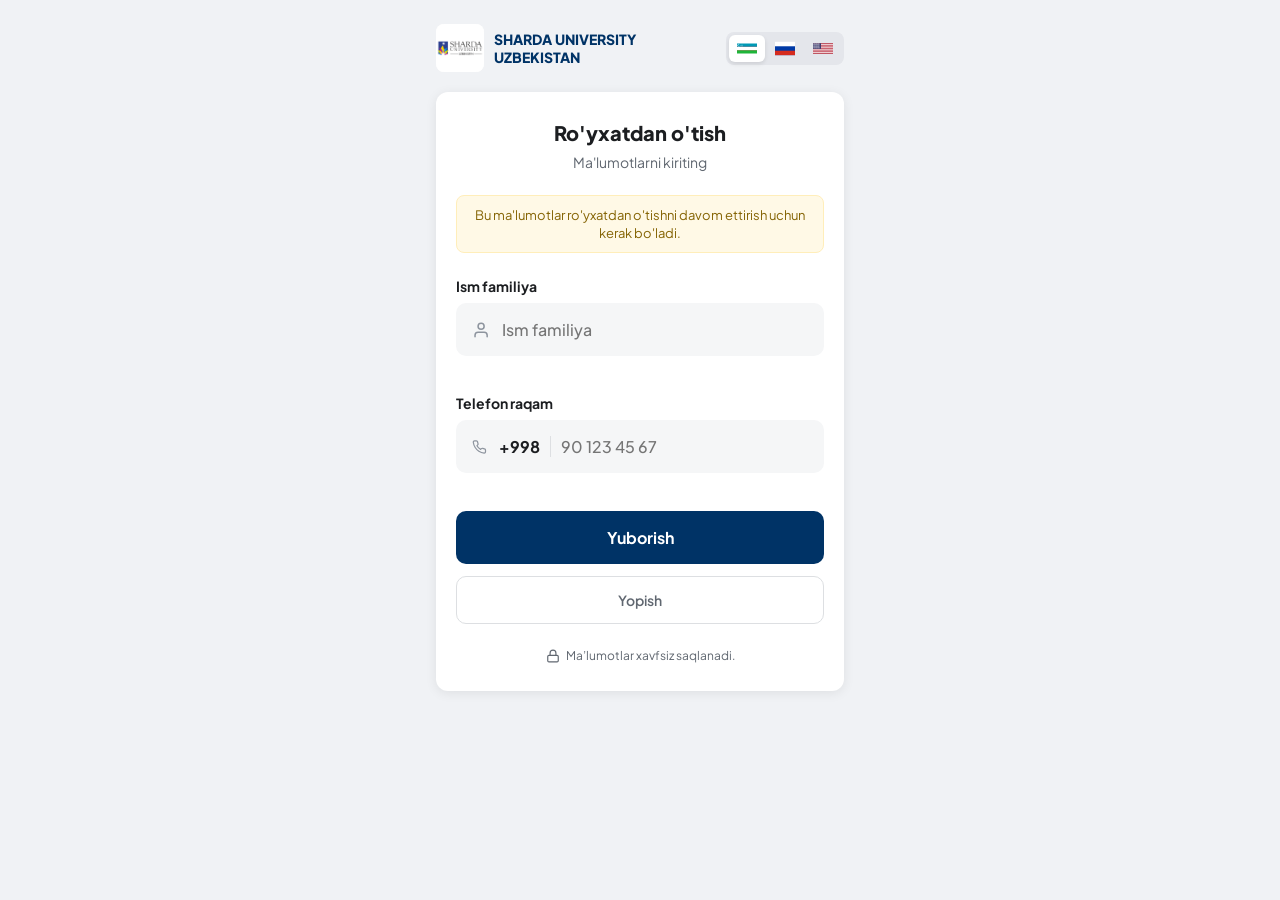
<file: webapp/index.html>
<!doctype html>
<html lang="uz">
<head>
  <meta charset="utf-8" />
  <meta name="viewport" content="width=device-width,initial-scale=1,user-scalable=no" />
  <title>Sharda University Uzbekistan</title>
  <link rel="stylesheet" href="./styles.css" />
  <link rel="preconnect" href="https://fonts.googleapis.com">
  <link rel="preconnect" href="https://fonts.gstatic.com" crossorigin>
  <link href="https://fonts.googleapis.com/css2?family=Plus+Jakarta+Sans:wght@400;500;600;700;800&display=swap" rel="stylesheet">
</head>
<body>
  <div class="wrap">
    <header class="top-brand">
      <div class="university-header">
        <div class="logo-box">
          <img src="./logo.png" alt="Sharda University">
        </div>
        <div class="university-name">
          <h1>Sharda University Uzbekistan</h1>
        </div>
      </div>
      <div class="lang-switcher" id="langSwitcher">
        <button type="button" data-lang="uz" title="O'zbekcha">
          <svg width="20" height="15" viewBox="0 0 500 250">
            <rect width="500" height="250" fill="#fff"/>
            <rect width="500" height="83" fill="#0099b5"/>
            <rect y="167" width="500" height="83" fill="#1eb53a"/>
            <rect y="81" width="500" height="5" fill="#ce1126"/>
            <rect y="164" width="500" height="5" fill="#ce1126"/>
            <circle cx="45" cy="42" r="30" fill="#fff"/>
            <circle cx="60" cy="42" r="30" fill="#0099b5"/>
            <g fill="#fff">
              <circle cx="105" cy="22" r="5"/><circle cx="125" cy="22" r="5"/><circle cx="145" cy="22" r="5"/>
              <circle cx="105" cy="42" r="5"/><circle cx="125" cy="42" r="5"/><circle cx="145" cy="42" r="5"/>
              <circle cx="105" cy="62" r="5"/><circle cx="125" cy="62" r="5"/><circle cx="145" cy="62" r="5"/>
              <circle cx="85" cy="42" r="5"/><circle cx="85" cy="62" r="5"/><circle cx="65" cy="62" r="5"/>
            </g>
          </svg>
        </button>
        <button type="button" data-lang="ru" title="Русский">
          <svg width="20" height="15" viewBox="0 0 900 600">
            <rect width="900" height="600" fill="#fff"/>
            <rect width="900" height="400" y="200" fill="#0039a6"/>
            <rect width="900" height="200" y="400" fill="#d52b1e"/>
          </svg>
        </button>
        <button type="button" data-lang="en" title="English">
          <svg width="20" height="15" viewBox="0 0 7410 3900">
            <rect width="7410" height="3900" fill="#b22234"/>
            <path d="M0,450H7410M0,1050H7410M0,1650H7410M0,2250H7410M0,2850H7410M0,3450H7410" stroke="#fff" stroke-width="300"/>
            <rect width="2964" height="2100" fill="#3c3b6e"/>
            <g fill="#fff">
              <g id="s18"><g id="s9"><g id="s5"><g id="s"><polygon id="star" points="0,-130 76,105 -124,-39 124,-39 -76,105"/></g><use xlink:href="#s" x="494"/><use xlink:href="#s" x="988"/><use xlink:href="#s" x="1482"/><use xlink:href="#s" x="1976"/></g><use xlink:href="#s5" x="247"/></g><use xlink:href="#s9" y="420"/><use xlink:href="#s9" y="840"/><use xlink:href="#s9" y="1260"/><use xlink:href="#s9" y="1680"/></g>
              <use xlink:href="#s18" x="247" y="210"/>
            </g>
          </svg>
        </button>
      </div>
    </header>

    <main class="main-card">
      <div class="welcome-section">
        <h2 id="t_title">Ro‘yxatdan o‘tish</h2>
        <p id="t_subtitle">Ma’lumotlarni kiriting</p>
      </div>

      <div class="info-alert" id="t_hint">
        Bu ma’lumotlar ro‘yxatdan o‘tishni davom ettirish uchun kerak bo‘ladi.
      </div>

      <form id="form" novalidate>
        <div class="form-group">
          <label for="fullName" id="t_name_label">Ism familiya</label>
          <div class="input-container">
            <svg class="input-icon" width="20" height="20" viewBox="0 0 24 24" fill="none" stroke="currentColor" stroke-width="2" stroke-linecap="round" stroke-linejoin="round"><path d="M20 21v-2a4 4 0 0 0-4-4H8a4 4 0 0 0-4 4v2"></path><circle cx="12" cy="7" r="4"></circle></svg>
            <input id="fullName" name="fullName" type="text" autocomplete="name"
                   placeholder="Ism familiya" />
          </div>
          <div class="error-msg" id="errName"></div>
        </div>

        <div class="form-group">
          <label for="phone" id="t_phone_label">Telefon raqam</label>
          <div class="input-container">
            <svg class="input-icon" width="20" height="20" viewBox="0 0 24 24" fill="none" stroke="currentColor" stroke-width="2" stroke-linecap="round" stroke-linejoin="round"><path d="M22 16.92v3a2 2 0 0 1-2.18 2 19.79 19.79 0 0 1-8.63-3.07 19.5 19.5 0 0 1-6-6 19.79 19.79 0 0 1-3.07-8.67A2 2 0 0 1 4.11 2h3a2 2 0 0 1 2 1.72 12.84 12.84 0 0 0 .7 2.81 2 2 0 0 1-.45 2.11L8.09 9.91a16 16 0 0 0 6 6l1.27-1.27a2 2 0 0 1 2.11-.45 12.84 12.84 0 0 0 2.81.7A2 2 0 0 1 22 16.92z"></path></svg>
            <span class="country-prefix">+998</span>
            <input id="phone" name="phone" inputmode="numeric" autocomplete="tel"
                   placeholder="90 123 45 67" />
          </div>
          <div class="error-msg" id="errPhone"></div>
        </div>

        <div class="button-stack">
          <button class="primary-btn" id="submitBtn" type="submit">
            <span id="t_submit">Yuborish</span>
            <span class="loading-spinner" id="spinner" aria-hidden="true"></span>
          </button>

          <button class="secondary-btn" id="closeBtn" type="button">
            <span id="t_close">Yopish</span>
          </button>
        </div>

        <div class="security-footer">
          <svg width="14" height="14" viewBox="0 0 24 24" fill="none" stroke="currentColor" stroke-width="2" stroke-linecap="round" stroke-linejoin="round"><rect x="3" y="11" width="18" height="11" rx="2" ry="2"></rect><path d="M7 11V7a5 5 0 0 1 10 0v4"></path></svg>
          <span id="t_footer">Ma’lumotlar xavfsiz saqlanadi.</span>
        </div>
      </form>
    </main>

    <div class="notification-toast" id="toast" role="status" aria-live="polite"></div>
  </div>

  <script src="https://telegram.org/js/telegram-web-app.js"></script>
  <script src="./app.js"></script>
</body>
</html>
</file>
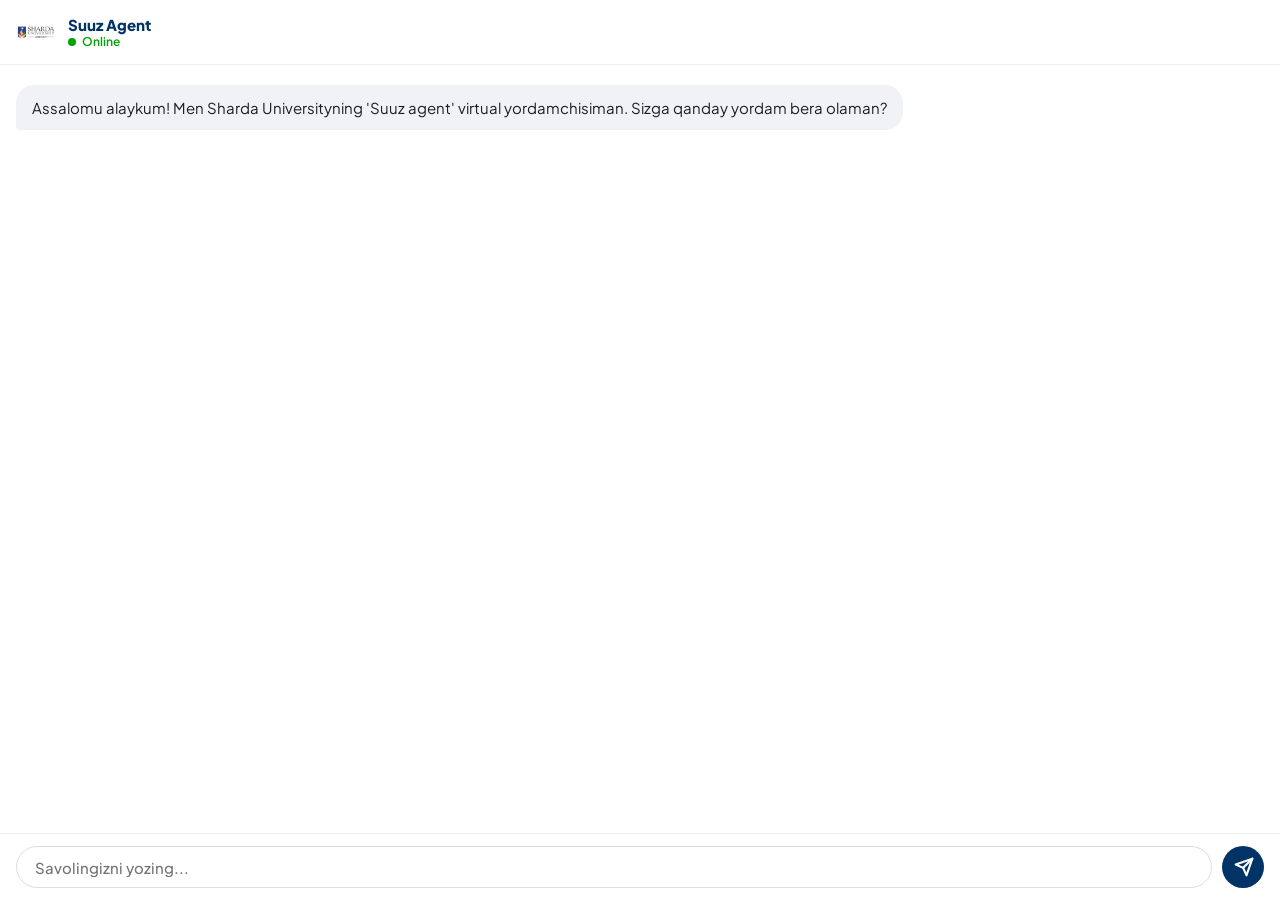
<file: webapp/ai_chat.html>
<!doctype html>
<html lang="uz">
<head>
  <meta charset="utf-8" />
  <meta name="viewport" content="width=device-width,initial-scale=1,user-scalable=no" />
  <title>Suuz Agent - Sharda University</title>
  <link rel="stylesheet" href="./styles.css" />
  <link rel="preconnect" href="https://fonts.googleapis.com">
  <link rel="preconnect" href="https://fonts.gstatic.com" crossorigin>
  <link href="https://fonts.googleapis.com/css2?family=Plus+Jakarta+Sans:wght@400;500;600;700;800&display=swap" rel="stylesheet">
  <style>
    body { background-color: #fff; height: 100vh; overflow: hidden; display: flex; flex-direction: column; }
    .chat-container { flex: 1; overflow-y: auto; padding: 20px 16px; display: flex; flex-direction: column; gap: 12px; }
    
    .chat-header {
      padding: 12px 16px;
      border-bottom: 1px solid #eee;
      display: flex;
      align-items: center;
      gap: 12px;
      background: #fff;
    }
    .agent-info { flex: 1; }
    .agent-info h1 { font-size: 15px; font-weight: 800; margin: 0; color: var(--sharda-blue); }
    .status-indicator { display: flex; align-items: center; gap: 6px; font-size: 12px; color: #00a400; font-weight: 600; }
    .status-dot { width: 8px; height: 8px; background: #00a400; border-radius: 50%; animation: pulse 1.5s infinite; }
    
    @keyframes pulse { 0% { opacity: 1; } 50% { opacity: 0.4; } 100% { opacity: 1; } }

    .bubble { max-width: 85%; padding: 12px 16px; border-radius: 18px; font-size: 15px; line-height: 1.4; position: relative; }
    .bubble.user { align-self: flex-end; background: var(--sharda-blue); color: #fff; border-bottom-right-radius: 4px; }
    .bubble.agent { align-self: flex-start; background: #f0f2f5; color: #1c1e21; border-bottom-left-radius: 4px; }
    
    .typing-indicator { align-self: flex-start; background: #f0f2f5; padding: 10px 16px; border-radius: 18px; display: none; align-items: center; gap: 10px; border-bottom-left-radius: 4px; }
    .typing-dots { display: flex; gap: 4px; }
    .dot { width: 6px; height: 6px; background: #8d949e; border-radius: 50%; animation: bounce 1.3s infinite; }
    .dot:nth-child(2) { animation-delay: 0.15s; }
    .dot:nth-child(3) { animation-delay: 0.3s; }
    @keyframes bounce { 0%, 60%, 100% { transform: translateY(0); } 30% { transform: translateY(-4px); } }

    .thinking-text { font-size: 13px; color: #5f6368; font-weight: 500; font-style: italic; }

    .scroll-btn {
      position: fixed;
      bottom: 85px;
      right: 16px;
      width: 40px;
      height: 40px;
      border-radius: 50%;
      background: #fff;
      color: var(--sharda-blue);
      border: 1px solid #eee;
      box-shadow: 0 4px 12px rgba(0,0,0,0.15);
      display: none;
      align-items: center;
      justify-content: center;
      cursor: pointer;
      z-index: 100;
      transition: transform 0.2s, opacity 0.2s;
    }
    .scroll-btn:active { transform: scale(0.9); }

    .input-area { padding: 12px 16px; border-top: 1px solid #eee; display: flex; gap: 10px; background: #fff; }
    .chat-input { flex: 1; border: 1px solid #ddd; border-radius: 24px; padding: 10px 18px; outline: none; font-size: 15px; }
    .send-btn { width: 42px; height: 42px; border-radius: 50%; background: var(--sharda-blue); color: #fff; border: none; display: flex; align-items: center; justify-content: center; cursor: pointer; }
    .send-btn svg { margin-left: 2px; }
  </style>
</head>
<body>
  <header class="chat-header">
    <div class="logo-box" style="width: 40px; height: 40px;">
      <img src="./logo.png" alt="SUUZ">
    </div>
    <div class="agent-info">
      <h1>Suuz Agent</h1>
      <div class="status-indicator">
        <span class="status-dot"></span>
        <span>Online</span>
      </div>
    </div>
  </header>

  <div class="chat-container" id="chatBox">
    <!-- Messages appear here -->
  </div>

  <div class="typing-indicator" id="typing">
    <div class="typing-dots">
      <div class="dot"></div>
      <div class="dot"></div>
      <div class="dot"></div>
    </div>
    <span class="thinking-text">Javob tayyorlanmoqda...</span>
  </div>

  <form class="input-area" id="chatForm">
    <input type="text" class="chat-input" id="userInput" placeholder="Savolingizni yozing..." autocomplete="off" />
    <button type="submit" class="send-btn">
      <svg width="20" height="20" viewBox="0 0 24 24" fill="none" stroke="currentColor" stroke-width="2.5" stroke-linecap="round" stroke-linejoin="round"><line x1="22" y1="2" x2="11" y2="13"></line><polygon points="22 2 15 22 11 13 2 9 22 2"></polygon></svg>
    </button>
  </form>

  <button id="scrollToBottom" class="scroll-btn">
    <svg width="20" height="20" viewBox="0 0 24 24" fill="none" stroke="currentColor" stroke-width="2.5" stroke-linecap="round" stroke-linejoin="round"><path d="M7 13l5 5 5-5M7 6l5 5 5-5"/></svg>
  </button>

  <script src="https://telegram.org/js/telegram-web-app.js"></script>
  <script src="./ai_chat.js"></script>
</body>
</html>
</file>
<file: webapp/styles.css>
:root {
  --sharda-blue: #003366;
  --sharda-red: #e31e24;
  --bg: #f0f2f5;
  --card: #ffffff;
  --text-main: #1c1e21;
  --text-muted: #606770;
  --border: #dddfe2;
  --input-bg: #f5f6f7;
  --primary: var(--sharda-blue);
  --primary-hover: #002244;
  --error: #ce0101;
  --success: #00a400;
  --radius: 12px;
  --shadow: 0 2px 12px rgba(0,0,0,0.08);
}

* {
  box-sizing: border-box;
  -webkit-tap-highlight-color: transparent;
  font-family: 'Plus Jakarta Sans', -apple-system, BlinkMacSystemFont, "Segoe UI", Roboto, Helvetica, Arial, sans-serif;
}

body {
  margin: 0;
  padding: 0;
  background-color: var(--bg);
  color: var(--text-main);
  display: flex;
  justify-content: center;
  min-height: 100vh;
}

.wrap {
  width: 100%;
  max-width: 440px;
  padding: 24px 16px;
  display: flex;
  flex-direction: column;
  gap: 16px;
}

/* Header */
.top-brand {
  display: flex;
  align-items: center;
  justify-content: space-between;
  margin-bottom: 4px;
}

.university-header {
  display: flex;
  align-items: center;
  gap: 10px;
}

.logo-box {
  width: 48px;
  height: 48px;
  background: white;
  border-radius: 8px;
  display: flex;
  align-items: center;
  justify-content: center;
  overflow: hidden;
  flex-shrink: 0;
}

.logo-box img {
  width: 100%;
  height: 100%;
  object-fit: contain;
}

.university-name h1 {
  font-size: 14px;
  font-weight: 800;
  margin: 0;
  color: var(--sharda-blue);
  line-height: 1.3;
  text-transform: uppercase;
  max-width: 180px;
}

.lang-switcher {
  display: flex;
  background: #e4e6eb;
  padding: 3px;
  border-radius: 8px;
  gap: 2px;
}

.lang-switcher button {
  border: none;
  background: transparent;
  padding: 6px 8px;
  border-radius: 6px;
  font-size: 16px;
  cursor: pointer;
  transition: all 0.2s;
  display: flex;
  align-items: center;
  justify-content: center;
}

.lang-switcher button.active {
  background: white;
  color: var(--sharda-blue);
  box-shadow: 0 2px 4px rgba(0,0,0,0.1);
}

/* Card */
.main-card {
  background: var(--card);
  border-radius: var(--radius);
  padding: 28px 20px;
  box-shadow: var(--shadow);
}

.welcome-section {
  text-align: center;
  margin-bottom: 24px;
}

.welcome-section h2 {
  font-size: 20px;
  font-weight: 800;
  margin: 0 0 8px 0;
}

.welcome-section p {
  font-size: 14px;
  color: var(--text-muted);
  margin: 0;
}

.info-alert {
  background: #fff9e6;
  border: 1px solid #ffeeba;
  color: #856404;
  border-radius: 8px;
  padding: 10px 14px;
  font-size: 13px;
  margin-bottom: 24px;
  text-align: center;
  line-height: 1.4;
}

/* Form */
.form-group {
  margin-bottom: 18px;
}

.form-group label {
  display: block;
  font-size: 14px;
  font-weight: 700;
  margin-bottom: 8px;
  color: var(--text-main);
}

.input-container {
  display: flex;
  align-items: center;
  background: var(--input-bg);
  border: 2px solid transparent;
  border-radius: 10px;
  padding: 0 14px;
  transition: all 0.2s;
}

.input-container:focus-within {
  border-color: var(--sharda-blue);
  background: white;
  box-shadow: 0 0 0 4px rgba(0, 51, 102, 0.05);
}

.input-icon {
  color: #8d949e;
  margin-right: 12px;
}

.country-prefix {
  font-weight: 700;
  color: var(--text-main);
  margin-right: 10px;
  padding-right: 10px;
  border-right: 1px solid var(--border);
}

input {
  width: 100%;
  border: none;
  background: transparent;
  padding: 14px 0;
  font-size: 16px;
  font-weight: 500;
  color: var(--text-main);
  outline: none;
}

.error-msg {
  color: var(--error);
  font-size: 12px;
  font-weight: 600;
  margin-top: 4px;
  min-height: 16px;
  padding-left: 2px;
}

/* Buttons */
.button-stack {
  display: flex;
  flex-direction: column;
  gap: 12px;
  margin-top: 8px;
}

.primary-btn {
  background: var(--sharda-blue);
  color: white;
  border: none;
  border-radius: 10px;
  padding: 16px;
  font-size: 16px;
  font-weight: 700;
  cursor: pointer;
  display: flex;
  align-items: center;
  justify-content: center;
  gap: 10px;
}

.primary-btn:active {
  background: var(--primary-hover);
  transform: scale(0.99);
}

.secondary-btn {
  background: transparent;
  color: var(--text-muted);
  border: 1px solid var(--border);
  border-radius: 10px;
  padding: 14px;
  font-size: 14px;
  font-weight: 600;
  cursor: pointer;
}

.loading-spinner {
  width: 18px;
  height: 18px;
  border: 2.5px solid rgba(255,255,255,0.3);
  border-top-color: white;
  border-radius: 50%;
  display: none;
  animation: spin 0.8s linear infinite;
}

@keyframes spin { to { transform: rotate(360deg); } }

.security-footer {
  display: flex;
  align-items: center;
  justify-content: center;
  gap: 6px;
  margin-top: 24px;
  color: var(--text-muted);
  font-size: 12px;
}

.notification-toast {
  position: fixed;
  bottom: 30px;
  left: 50%;
  transform: translateX(-50%) translateY(100px);
  background: #333;
  color: white;
  padding: 12px 24px;
  border-radius: 50px;
  font-size: 14px;
  font-weight: 600;
  box-shadow: 0 4px 15px rgba(0,0,0,0.2);
  transition: transform 0.3s;
  z-index: 1000;
}

.notification-toast.show {
  transform: translateX(-50%) translateY(0);
}

/* Light Mode Only - No Dark Theme */
@media (prefers-color-scheme: dark) {
  /* Override any automatic dark mode from browser if necessary, 
     but we simply don't define dark mode variables. */
}
</file>
